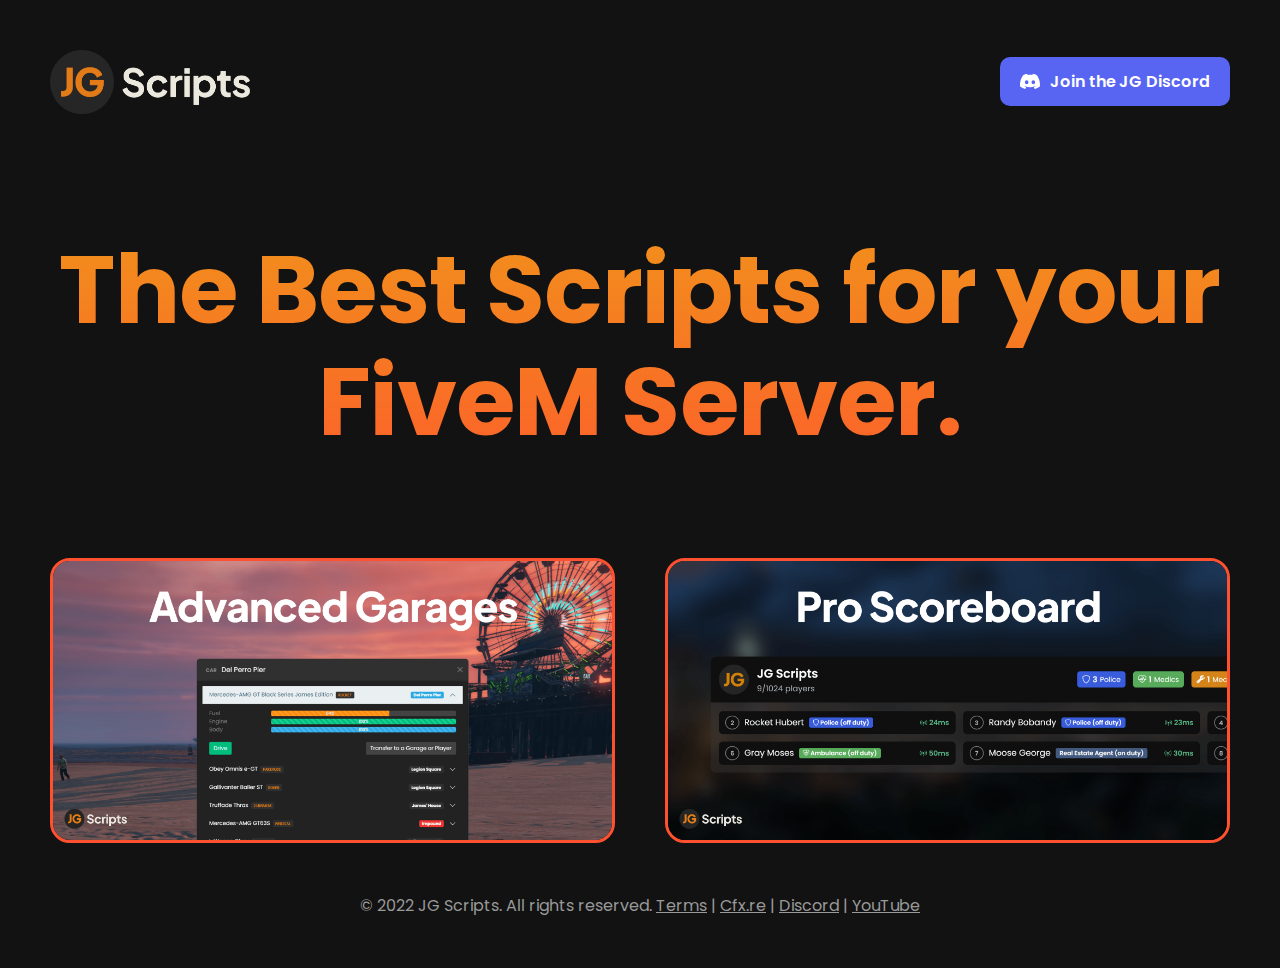
<file: index.html>
<!DOCTYPE html>
<html>
  <head>
    <meta charset="utf-8" />
    <meta name="viewport" content="width=device-width, initial-scale=1.0" />
    <meta
      name="description"
      content="JG Scripts has the best ESX & QB scripts for your FiveM server - including the popular Advanced Garages."
    />
    <title>JG Scripts | QB & ESX FiveM Scripts</title>
    <link rel="stylesheet" href="/css/style.css" />
    <link rel="apple-touch-icon" sizes="180x180" href="/img/apple-touch-icon.png" />
    <link rel="icon" type="image/png" sizes="32x32" href="/img/favicon-32x32.png" />
    <link rel="icon" type="image/png" sizes="16x16" href="/img/favicon-16x16.png" />
    <link rel="manifest" href="/site.webmanifest" />
  </head>
  <body>
    <div class="container">
      <header>
        <a href="/" class="brand">
          <img src="img/jg-scripts-logo-full.png" alt="JG Scripts" />
        </a>

        <a href="https://discord.jgscripts.com" class="btn btn-discord">
          <img src="img/discord.svg" alt="JG Scripts Discord" />
          <span><span class="hide-mobile">Join the </span>JG Discord</span>
        </a>
      </header>

      <section class="homepage">
        <h1 class="main-title">The Best Scripts for your FiveM Server.</h1>

        <div class="scripts-grid">
          <a href="qb-esx-advanced-garages.html" class="script">
            <img src="img/advanced-garages/hero.png" alt="JG Scripts Advanced Garages" />
          </a>
          <a href="qb-esx-pro-scoreboard.html" class="script">
            <img src="img/pro-scoreboard/hero.png" alt="JG Scripts Pro Scoreboard" />
          </a>
        </div>
      </section>

      <footer>
        &copy; 2022 JG Scripts. All rights reserved.
        <a href="https://store.jgscripts.com/jg-terms" target="_blank">Terms</a> |
        <a href="https://forum.cfx.re/u/jamesgrimshaw" target="_blank">Cfx.re</a> |
        <a href="https://discord.jgscripts.com" target="_blank">Discord</a> |
        <a href="https://www.youtube.com/channel/UCakLlGzjHyhKJC4X-h_wNjQ" target="_blank">YouTube</a>
      </footer>
    </div>
  </body>
</html>
</file>
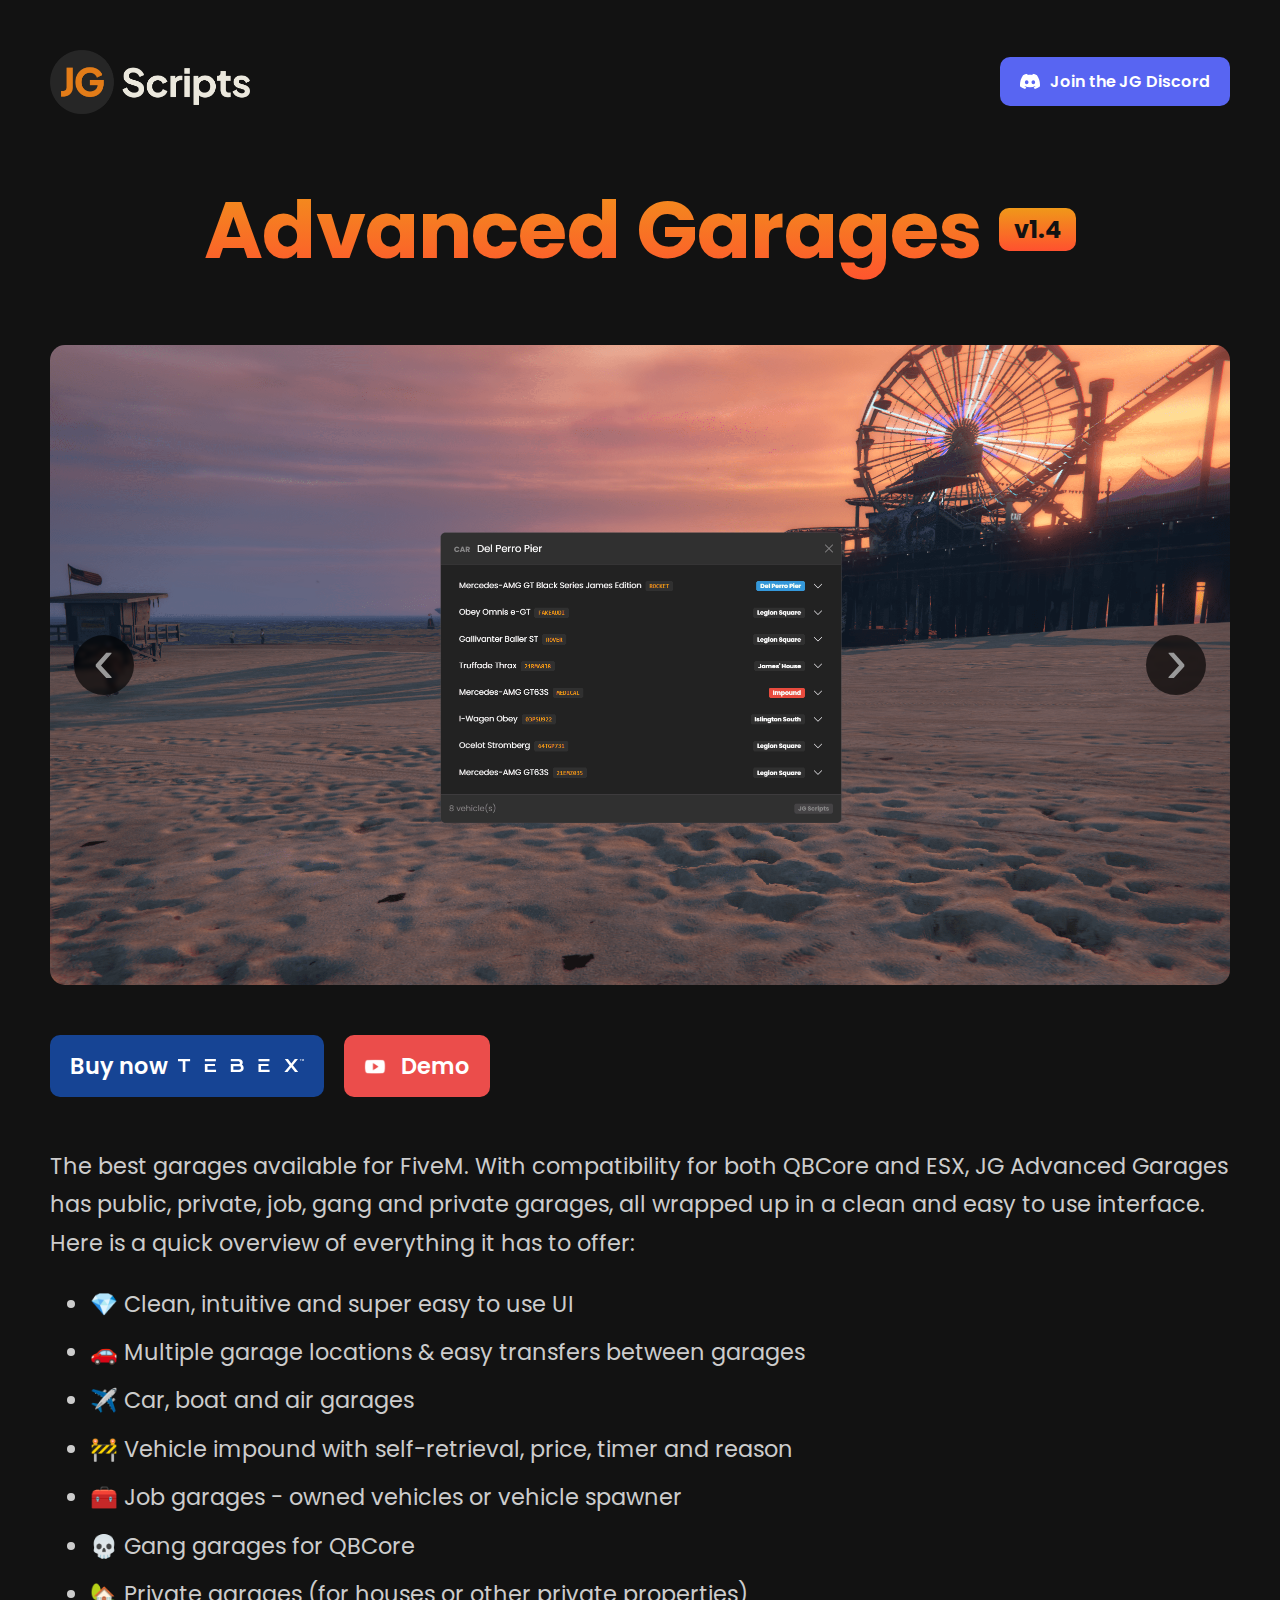
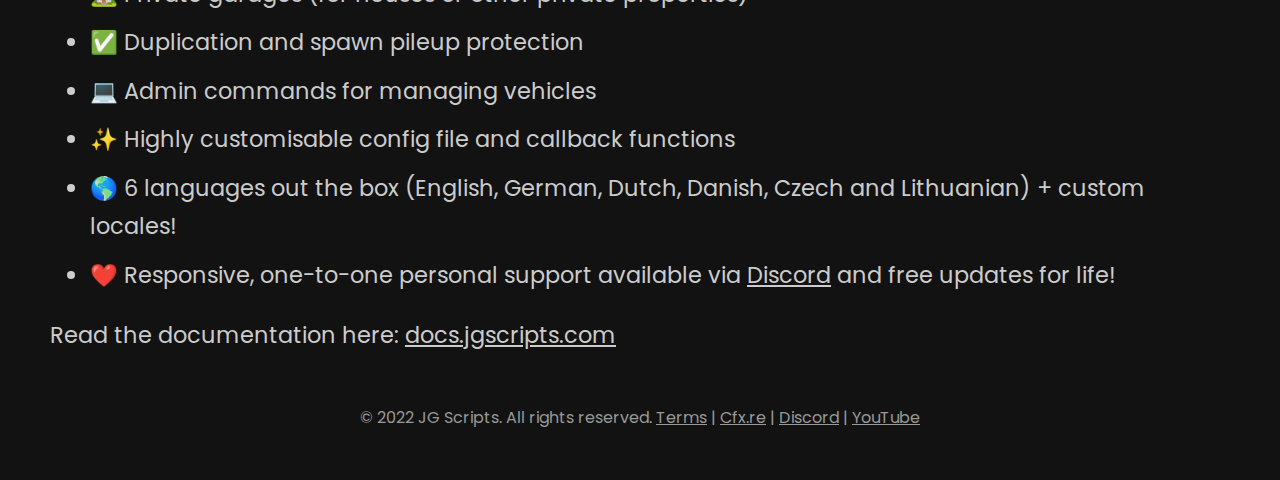
<file: qb-esx-advanced-garages.html>
<!DOCTYPE html>
<html>
  <head>
    <meta charset="utf-8" />
    <meta name="viewport" content="width=device-width, initial-scale=1.0" />
    <meta
      name="description"
      content="A fully featured, lightweight and easy to use multi-garage system for QBCore. JG Scripts has the best ESX & QB scripts for your FiveM server."
    />
    <title>Advanced Garages | JG Scripts | QB & ESX FiveM Scripts</title>
    <link rel="stylesheet" href="/css/style.css" />
    <link rel="apple-touch-icon" sizes="180x180" href="/img/apple-touch-icon.png" />
    <link rel="icon" type="image/png" sizes="32x32" href="/img/favicon-32x32.png" />
    <link rel="icon" type="image/png" sizes="16x16" href="/img/favicon-16x16.png" />
    <link rel="manifest" href="/site.webmanifest" />
  </head>
  <body>
    <div class="container">
      <header>
        <a href="/" class="brand">
          <img src="img/jg-scripts-logo-full.png" alt="JG Scripts" />
        </a>

        <a href="https://discord.jgscripts.com" class="btn btn-discord">
          <img src="img/discord.svg" alt="JG Scripts Discord" />
          <span><span class="hide-mobile">Join the </span>JG Discord</span>
        </a>
      </header>

      <section class="script-page">
        <h1 class="script-name advanced-garages">
          <span class="gradient-text">Advanced Garages</span>
          <span class="script-version">v1.4</span>
        </h1>

        <div class="split-view">
          <div class="slider">
            <div class="slide">
              <img src="img/advanced-garages/open-garage-2.png" alt="Garage Menu Open" />
            </div>
            <div class="slide">
              <img src="img/advanced-garages/public-garages.png" alt="Garage Menu Open" />
            </div>
            <div class="slide">
              <img src="img/advanced-garages/open-garage.png" alt="Open Garage Menu Prompt" />
            </div>
            <div class="slide">
              <img src="img/advanced-garages/impound-form.png" alt="Show Impound Form" />
            </div>
            <div class="slide">
              <img src="img/advanced-garages/impound.png" alt="Impound Vehicle Menu" />
            </div>
            <div class="slide">
              <img src="img/advanced-garages/private-garage-form.png" alt="Show Private Garage Form" />
            </div>

            <button class="btn-next">›</button>
            <button class="btn-prev">‹</button>
          </div>

          <div class="script-description">
            <div class="script-actions">
              <a href="https://store.jgscripts.com/category/advanced-garages" class="btn btn-tebex">
                <span>Buy now</span>
                <img src="img/tebex.svg" alt="Tebex" class="hide-mobile" />
              </a>
              <a href="https://www.youtube.com/watch?v=dRJJpQavaPY" class="btn btn-youtube">
                <img src="img/youtube.png" alt="YouTube" />
                <span>Demo</span>
              </a>
            </div>

            <p>
              The best garages available for FiveM. With compatibility for both QBCore and ESX, JG Advanced Garages has
              public, private, job, gang and private garages, all wrapped up in a clean and easy to use interface. Here
              is a quick overview of everything it has to offer:
            </p>

            <ul>
              <li>💎 Clean, intuitive and super easy to use UI</li>
              <li>🚗 Multiple garage locations &amp; easy transfers between garages</li>
              <li>✈️ Car, boat and air garages</li>
              <li>🚧 Vehicle impound with self-retrieval, price, timer and reason</li>
              <li>🧰 Job garages - owned vehicles or vehicle spawner</li>
              <li>💀 Gang garages for QBCore</li>
              <li>🏡 Private garages (for houses or other private properties)</li>
              <li>✅ Duplication and spawn pileup protection</li>
              <li>💻 Admin commands for managing vehicles</li>
              <li>✨ Highly customisable config file and callback functions</li>
              <li>🌎 6 languages out the box (English, German, Dutch, Danish, Czech and Lithuanian) + custom locales!</li>
              <li>
                ❤️ Responsive, one-to-one personal support available via
                <a href="https://discord.jgscripts.com" rel="noreferrer noopener" target="_blank">Discord</a> and free
                updates for life!
              </li>
            </ul>

            <p>
              Read the documentation here:
              <a href="https://docs.jgscripts.com/advanced-garages/introduction">docs.jgscripts.com</a>
            </p>
          </div>
        </div>
      </section>

      <footer>
        &copy; 2022 JG Scripts. All rights reserved.
        <a href="https://store.jgscripts.com/jg-terms" target="_blank">Terms</a> |
        <a href="https://forum.cfx.re/u/jamesgrimshaw" target="_blank">Cfx.re</a> |
        <a href="https://discord.jgscripts.com" target="_blank">Discord</a> |
        <a href="https://www.youtube.com/channel/UCakLlGzjHyhKJC4X-h_wNjQ" target="_blank">YouTube</a>
      </footer>
    </div>

    <script src="/js/main.js"></script>
  </body>
</html>
</file>
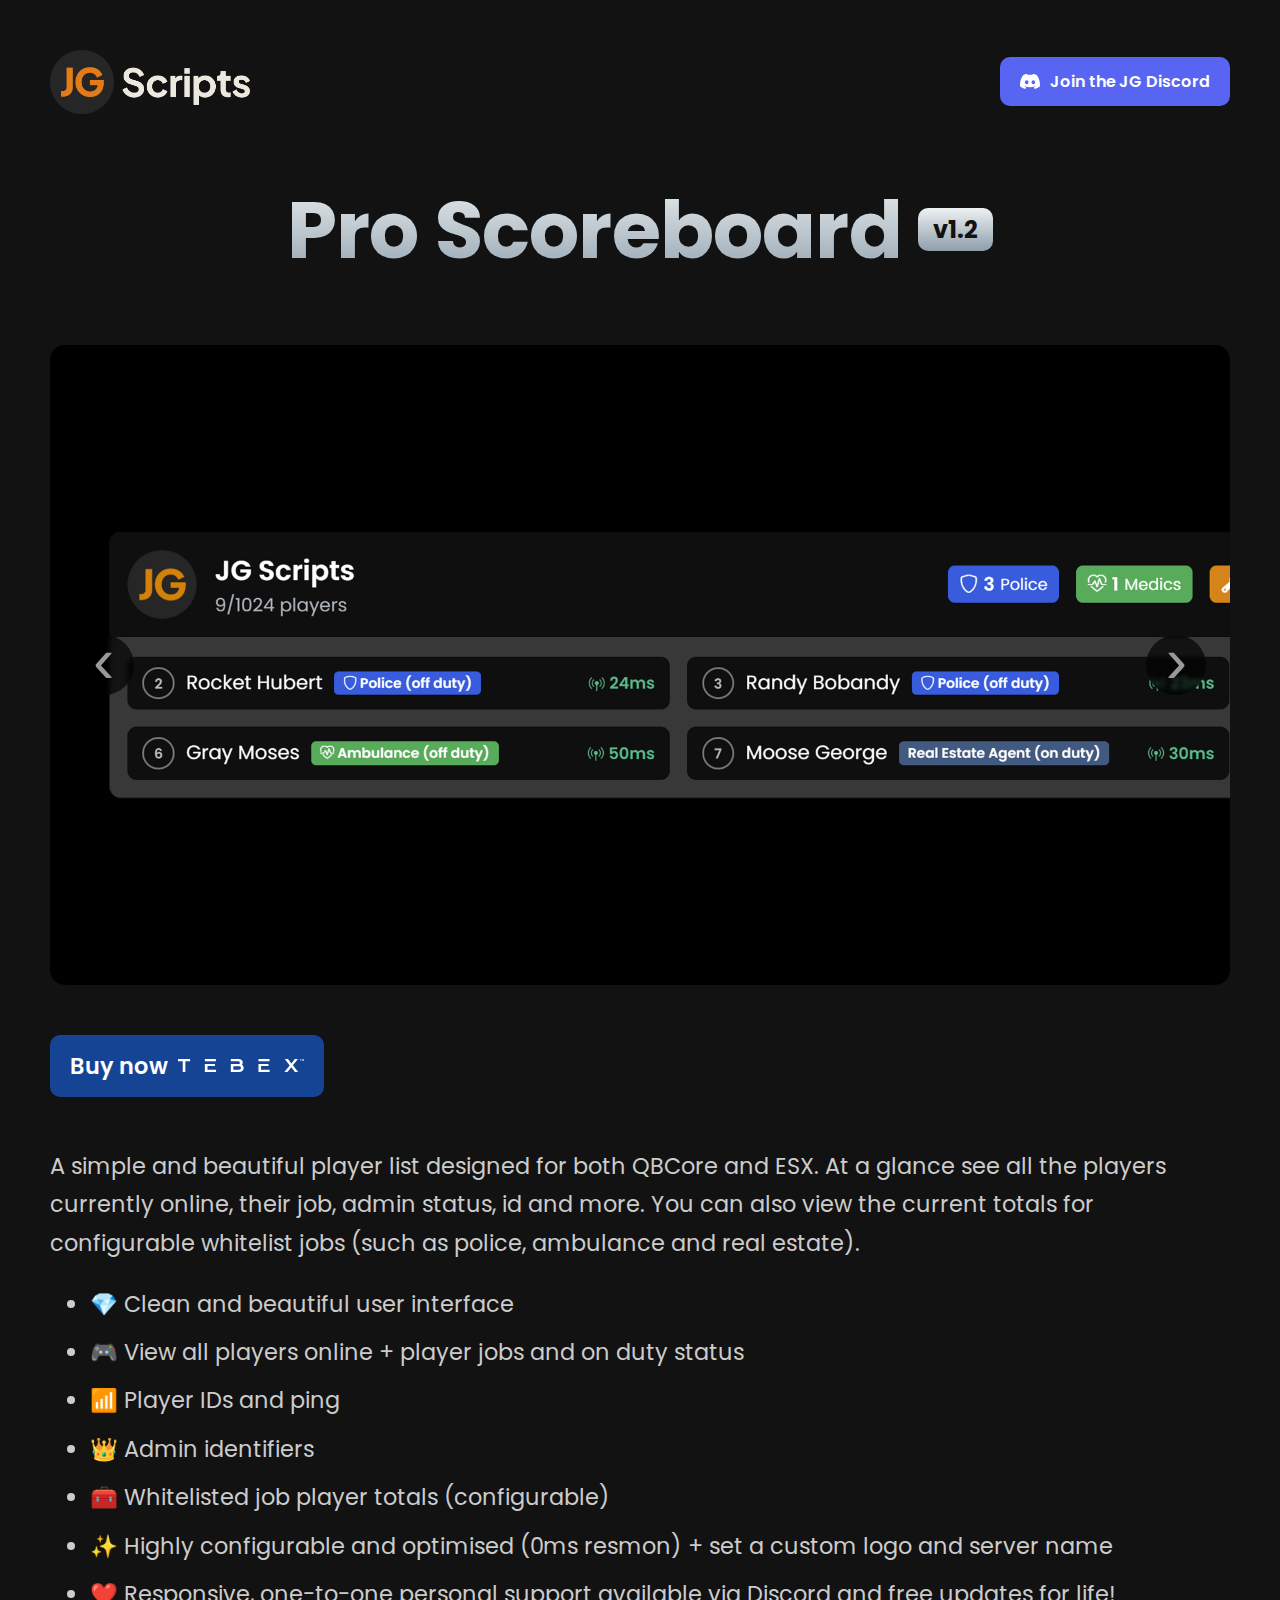
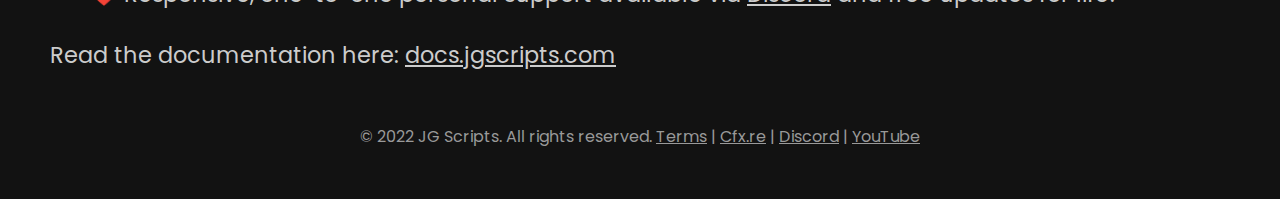
<file: qb-esx-pro-scoreboard.html>
<!DOCTYPE html>
<html>
  <head>
    <meta charset="utf-8" />
    <meta name="viewport" content="width=device-width, initial-scale=1.0" />
    <meta
      name="description"
      content="A simple and beautiful player list designed for QBCore. At a glance see all the players currently online,
      their job, admin status, id and more. JG Scripts has the best ESX & QB scripts for your FiveM server."
    />
    <title>Pro Scoreboard | JG Scripts | QB & ESX FiveM Scripts</title>
    <link rel="stylesheet" href="/css/style.css" />
    <link rel="apple-touch-icon" sizes="180x180" href="/img/apple-touch-icon.png" />
    <link rel="icon" type="image/png" sizes="32x32" href="/img/favicon-32x32.png" />
    <link rel="icon" type="image/png" sizes="16x16" href="/img/favicon-16x16.png" />
    <link rel="manifest" href="/site.webmanifest" />
  </head>
  <body>
    <div class="container">
      <header>
        <a href="/" class="brand">
          <img src="img/jg-scripts-logo-full.png" alt="JG Scripts" />
        </a>

        <a href="https://discord.jgscripts.com" class="btn btn-discord">
          <img src="img/discord.svg" alt="JG Scripts Discord" />
          <span><span class="hide-mobile">Join the </span>JG Discord</span>
        </a>
      </header>

      <section class="script-page">
        <h1 class="script-name pro-scoreboard">
          <span class="gradient-text">Pro Scoreboard</span>
          <span class="script-version">v1.2</span>
        </h1>

        <div class="split-view">
          <div class="slider">
            <div class="slide">
              <img src="img/pro-scoreboard/pic-1.png" alt="Preview of Open Scoreboard" />
            </div>
            <div class="slide">
              <img src="img/pro-scoreboard/pic-2.png" alt="Preview of Open Scoreboard" />
            </div>

            <button class="btn-next">›</button>
            <button class="btn-prev">‹</button>
          </div>

          <div class="script-description">
            <div class="script-actions">
              <a href="https://store.jgscripts.com/category/pro-scoreboard" class="btn btn-tebex">
                <span>Buy now</span>
                <img src="img/tebex.svg" alt="Tebex" class="hide-mobile" />
              </a>
            </div>

            <p>
              A simple and beautiful player list designed for both QBCore and ESX. At a glance see all the players
              currently online, their job, admin status, id and more. You can also view the current totals for
              configurable whitelist jobs (such as police, ambulance and real estate).
            </p>
            <ul>
              <li>💎 Clean and beautiful user interface</li>
              <li>🎮 View all players online + player jobs and on duty status</li>
              <li>📶 Player IDs and ping</li>
              <li>👑 Admin identifiers</li>
              <li>🧰 Whitelisted job player totals (configurable)</li>
              <li>✨ Highly configurable and optimised (0ms resmon) + set a custom logo and server name</li>
              <li>
                ❤️ Responsive, one-to-one personal support available via
                <a href="https://discord.jgscripts.com" target="_blank">Discord</a> and free updates for life!
              </li>
            </ul>

            <p>
              Read the documentation here:
              <a href="https://docs.jgscripts.com/pro-scoreboard/introduction">docs.jgscripts.com</a>
            </p>
          </div>
        </div>
      </section>

      <footer>
        &copy; 2022 JG Scripts. All rights reserved.
        <a href="https://store.jgscripts.com/jg-terms" target="_blank">Terms</a> |
        <a href="https://forum.cfx.re/u/jamesgrimshaw" target="_blank">Cfx.re</a> |
        <a href="https://discord.jgscripts.com" target="_blank">Discord</a> |
        <a href="https://www.youtube.com/channel/UCakLlGzjHyhKJC4X-h_wNjQ" target="_blank">YouTube</a>
      </footer>
    </div>

    <script src="/js/main.js"></script>
  </body>
</html>
</file>
<file: css/style.css>
@import url("https://fonts.googleapis.com/css2?family=Poppins:ital,wght@0,300;0,400;0,600;0,700;1,400&display=swap");

* {
  margin: 0;
  padding: 0;
  box-sizing: border-box;
}

body {
  font-family: "Poppins", sans-serif;
  background: #121212;
  color: rgb(234, 232, 222);
  -webkit-font-smoothing: antialiased;
  min-width: 350px;
}

ul,
li {
  margin: revert;
  padding: revert;
}

li {
  margin-bottom: 10px;
}

a {
  color: inherit;
  text-decoration: underline;
}

.btn {
  padding: 12px 20px;
  font-family: inherit;
  font-size: inherit;
  font-weight: 600;
  letter-spacing: -0.05px;
  outline: none;
  border: none;
  appearance: none;
  cursor: pointer;
  border-radius: 10px;
  background: #f09819;
  color: white;
  transition: 0.2s ease-in-out;
  text-decoration: none;
}

.btn:hover,
.btn:active {
  transform: scale(1.05);
}

.container {
  display: flex;
  min-height: 100vh;
  justify-content: flex-start;
  flex-direction: column;
  text-align: center;
  margin: 0 auto;
  max-width: 1500px;
  padding: 50px;
}

header {
  display: flex;
  align-items: center;
  justify-content: space-between;
  margin-bottom: 70px;
}

header img {
  display: block;
  width: 100%;
}

header .brand {
  display: block;
  width: 200px;
}

header .btn-discord {
  display: flex;
  font-size: 1rem;
  background: #5865f2;
}

header .btn-discord img {
  width: 20px;
  margin-right: 10px;
}

/* Homepage */

.homepage h1.main-title {
  font-size: 6rem;
  line-height: 7rem;
  letter-spacing: -0.05rem;
  font-weight: 700;
  padding: 50px 0 100px 0;
  background: #ff512f;
  background: -webkit-linear-gradient(to top, #ff512f, #f09819);
  background: linear-gradient(to top, #ff512f, #f09819);
  -webkit-text-fill-color: transparent;
  -webkit-background-clip: text;
  background-clip: text;
}

.homepage .scripts-grid {
  width: 100%;
  display: grid;
  grid-template-columns: 1fr 1fr;
  gap: 50px;
}

.homepage .script {
  transition: 0.2s ease-in-out;
}
.homepage .script:hover {
  transform: scale(1.05);
}

.homepage .script img {
  display: block;
  width: 100%;
  border-radius: 20px;
  background: grey;
  border: 3px solid #ff512f;
}

/* Script Page */

.script-page h1.script-name {
  font-size: 5rem;
  line-height: 5rem;
  letter-spacing: -0.05rem;
  font-weight: 700;
  padding: 0 0 75px 0;
}

.script-page .advanced-garages .gradient-text,
.script-page .advanced-garages .script-version {
  background: #ff512f;
  background: -webkit-linear-gradient(to top, #ff512f, #f09819);
  background: linear-gradient(to top, #ff512f, #f09819);
}

.script-page .pro-scoreboard .gradient-text,
.script-page .pro-scoreboard .script-version {
  background: #8e9eab;
  background: -webkit-linear-gradient(to bottom, #eef2f3, #8e9eab);
  background: linear-gradient(to bottom, #eef2f3, #8e9eab);
}

.script-page .script-name .gradient-text {
  vertical-align: middle;
  -webkit-text-fill-color: transparent;
  -webkit-background-clip: text;
  background-clip: text;
}

.script-page h1.script-name .script-version {
  vertical-align: middle;
  font-size: 1.5rem;
  line-height: 2rem;
  padding: 5px 15px;
  border-radius: 10px;
  letter-spacing: 0;
  color: #121212;
}

.script-page .split-view {
  display: grid;
  grid-template-columns: 1fr;
  gap: 50px;
}

.script-page .slider {
  width: 100%;
  height: 50vw;
  max-height: 790px;
  position: relative;
  overflow: hidden;
  border-radius: 15px;
}

.script-page .slider .slide {
  width: 100%;
  height: 100%;
  position: absolute;
  transition: all 0.5s;
}

.script-page .slider .slide img {
  width: 100%;
  height: 100%;
  object-fit: cover;
}

.script-page .slider button {
  position: absolute;
  width: 60px;
  height: 60px;
  padding-bottom: 10px;
  border: none;
  outline: none;
  border-radius: 50%;
  z-index: 10px;
  cursor: pointer;
  background: rgba(0, 0, 0, 0.65);
  font-size: 4rem;
  line-height: 0;
  font-weight: normal;
  color: #999;
  backdrop-filter: blur(2px);
  transition: 0.2s;
}
.script-page .slider .btn:active {
  transform: scale(1.1);
}
.script-page .slider .btn-prev {
  top: calc(50% - 30px);
  left: 2%;
}
.script-page .slider .btn-next {
  top: calc(50% - 30px);
  right: 2%;
}

.script-page .script-description {
  text-align: left;
  line-height: 2.4rem;
  font-size: 1.4rem;
  color: #ccc;
}

.script-page .script-actions {
  display: flex;
  margin-bottom: 50px;
}
.script-page .script-actions .btn {
  margin-right: 20px;
}

.script-page .btn.btn-tebex {
  display: flex;
  align-items: center;
  background: #164494;
}
.script-page .btn.btn-youtube {
  background: #eb4d4b;
}
.script-page .btn.btn-tebex img {
  height: 13px;
  margin-left: 10px;
}
.script-page .btn.btn-youtube img {
  height: 15px;
  margin-right: 10px;
}

/* Footer */

footer {
  margin-top: auto;
  color: #999;
  padding-top: 50px;
}

/* Mobile */

@media screen and (max-width: 1000px) {
  li {
    margin-bottom: 5px;
  }

  .hide-mobile {
    display: none;
  }

  .btn {
    font-size: 1.25rem;
  }

  .container {
    padding: 17.5px;
  }

  header {
    margin-bottom: 50px;
  }

  header .brand {
    width: 150px;
  }

  .homepage h1.main-title,
  .script-page h1.script-name {
    font-size: 3.5rem;
    line-height: 4rem;
    padding: 0 0 50px 0;
  }

  .homepage .scripts-grid,
  .script-page .split-view {
    grid-template-columns: 1fr;
    gap: 30px;
  }

  .script-page .slider {
  }

  .script-page .slider button {
    width: 50px;
    height: 50px;
    font-size: 3rem;
  }

  .script-page .script-actions {
    margin-bottom: 30px;
  }

  .script-page .btn.btn-tebex {
    flex-direction: column;
  }

  .script-page .script-description {
    text-align: left;
    line-height: 1.8rem;
    font-size: 1.15rem;
  }
}
</file>
